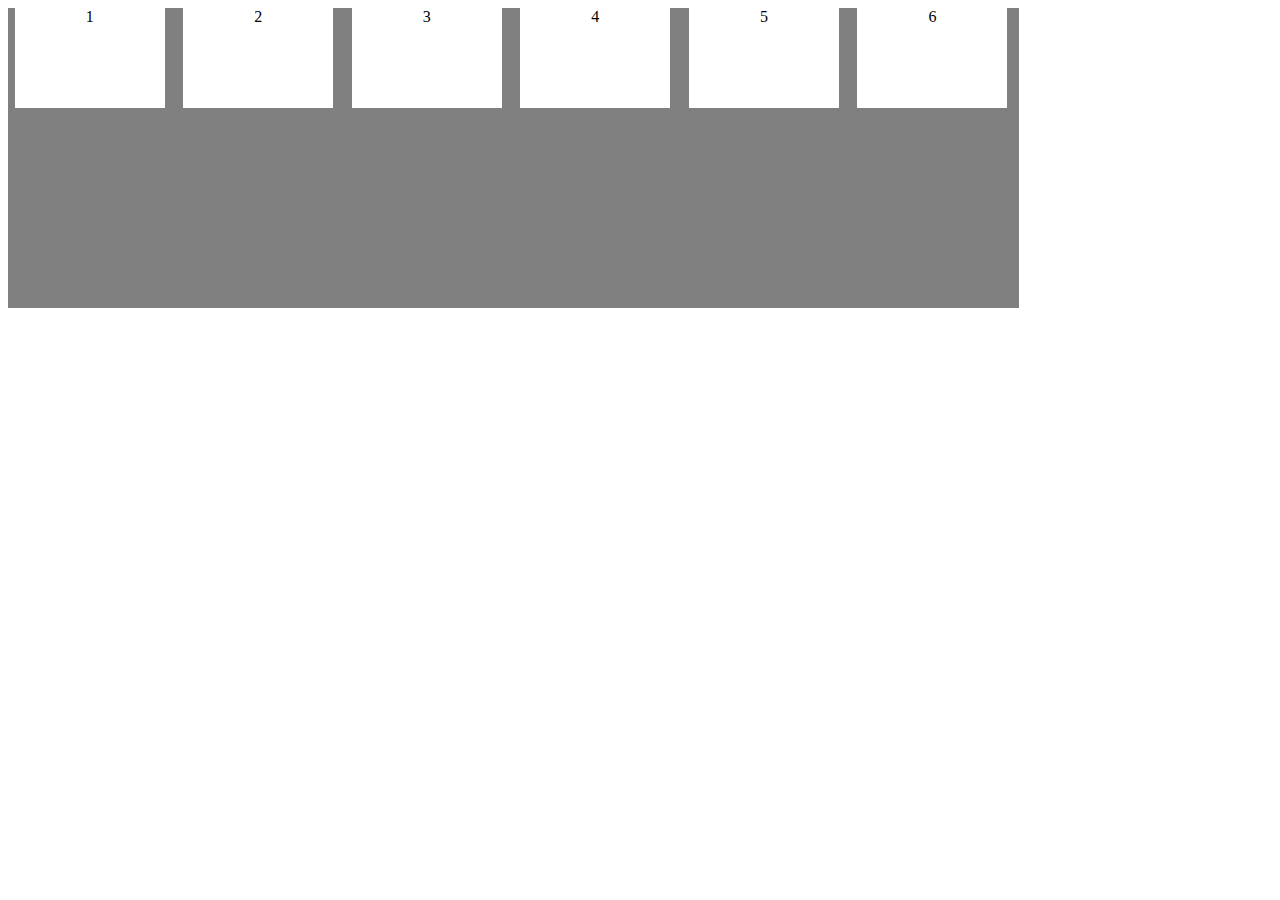
<file: index.html>
<!DOCTYPE html>
<html lang="en">
<head>
    <meta charset="UTF-8">
    <meta http-equiv="X-UA-Compatible" content="IE=edge">
    <meta name="viewport" content="width=device-width, initial-scale=1.0">
    <title>Document</title>
    <link rel="stylesheet" href="flex.css">
</head>
<body>
    <!-- div为副盒子 -->
    <div>
        <!-- Span为子盒子 -->
        <span>1</span>
        <span>2</span>
        <span>3</span>
        <span>4</span>
        <span>5</span>
        <span>6</span>
    </div>
</body>
</html>
</file>
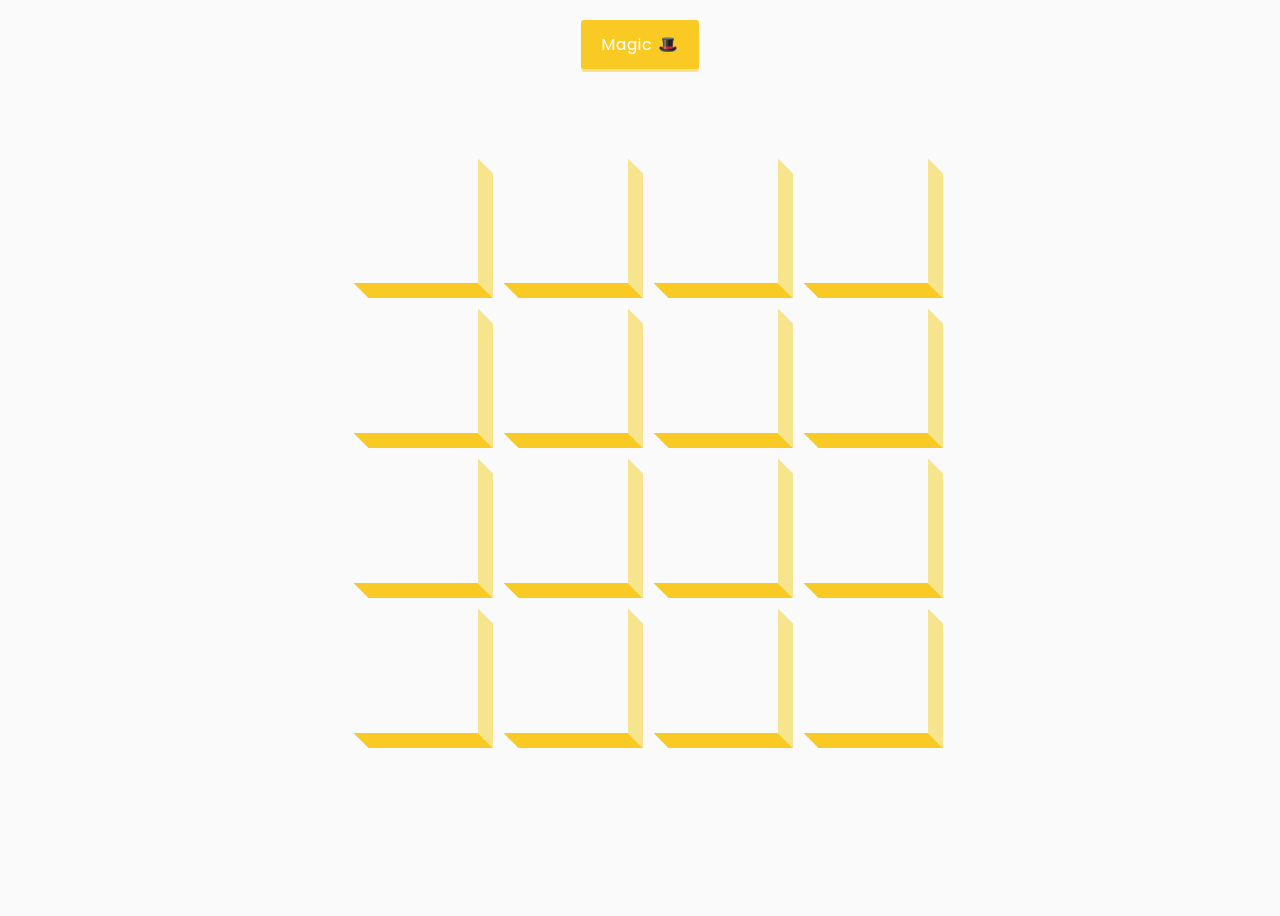
<file: 3D盒子背景/index.html>
<!DOCTYPE html>
<html lang="en">
  <head>
    <meta charset="UTF-8" />
    <meta name="viewport" content="width=device-width, initial-scale=1.0" />
    <link
      rel="stylesheet"
      href="https://cdnjs.cloudflare.com/ajax/libs/font-awesome/5.14.0/css/all.min.css"
      integrity="sha512-1PKOgIY59xJ8Co8+NE6FZ+LOAZKjy+KY8iq0G4B3CyeY6wYHN3yt9PW0XpSriVlkMXe40PTKnXrLnZ9+fkDaog=="
      crossorigin="anonymous"
    />
    <link rel="stylesheet" href="style.css" />
    <title>3D Boxes Background</title>
  </head>
  <body>
    <button id="btn" class="magic">Magic 🎩</button>
    <div id="boxes" class="boxes big"></div>
    <script src="script.js"></script>
  </body>
</html>
</file>
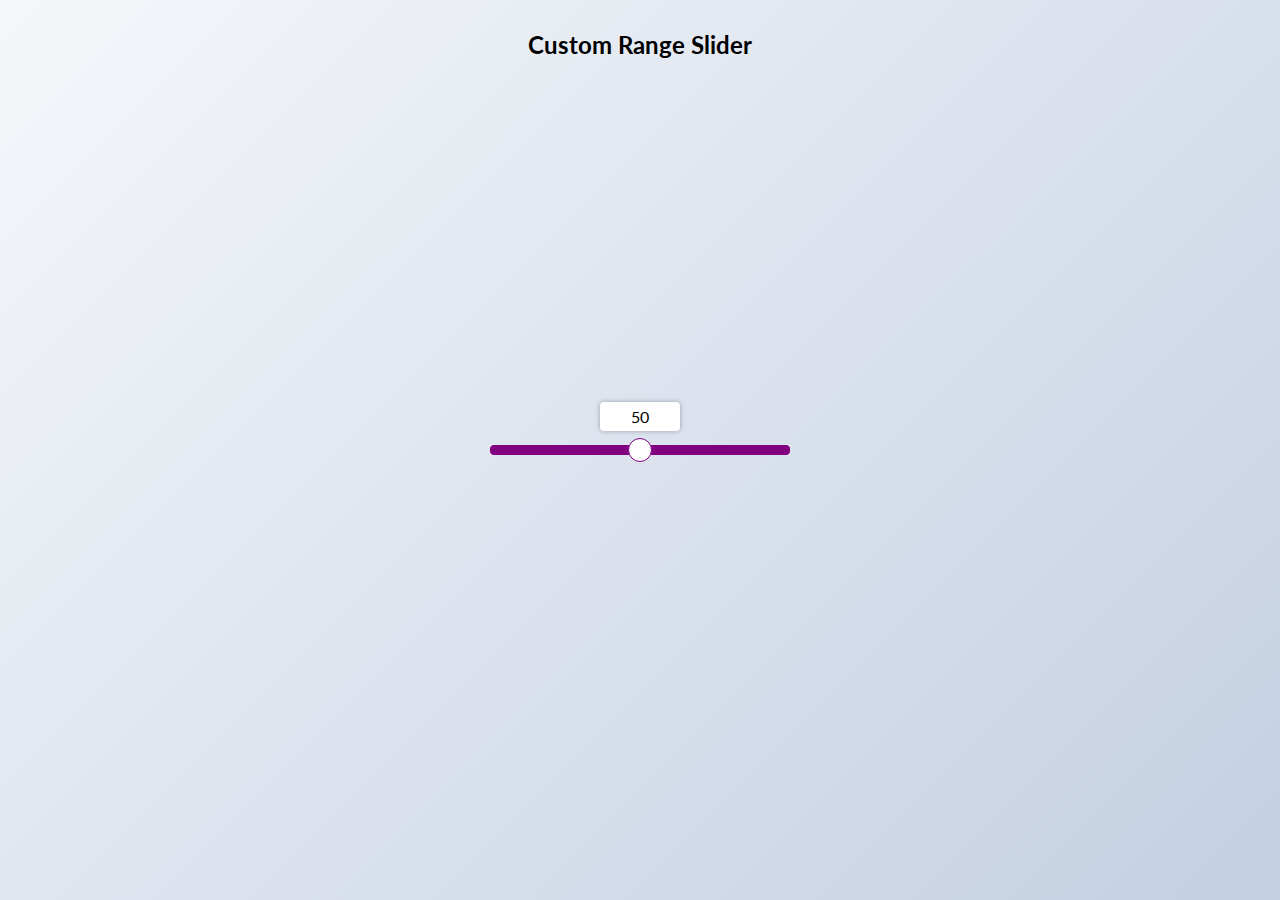
<file: custom-range-slider/index.html>
<!DOCTYPE html>
<html lang="en">
  <head>
    <meta charset="UTF-8" />
    <meta name="viewport" content="width=device-width, initial-scale=1.0" />
    <link rel="stylesheet" href="style.css" />
    <title>Custom Range Slider</title>
  </head>
  <body>
    <h2>Custom Range Slider</h2>
    <div class="range-container">
      <input type="range" id="range" min="0" max="100">
      <label for="range">50</label>
    </div>

    <script src="script.js"></script>
  </body>
</html>
</file>
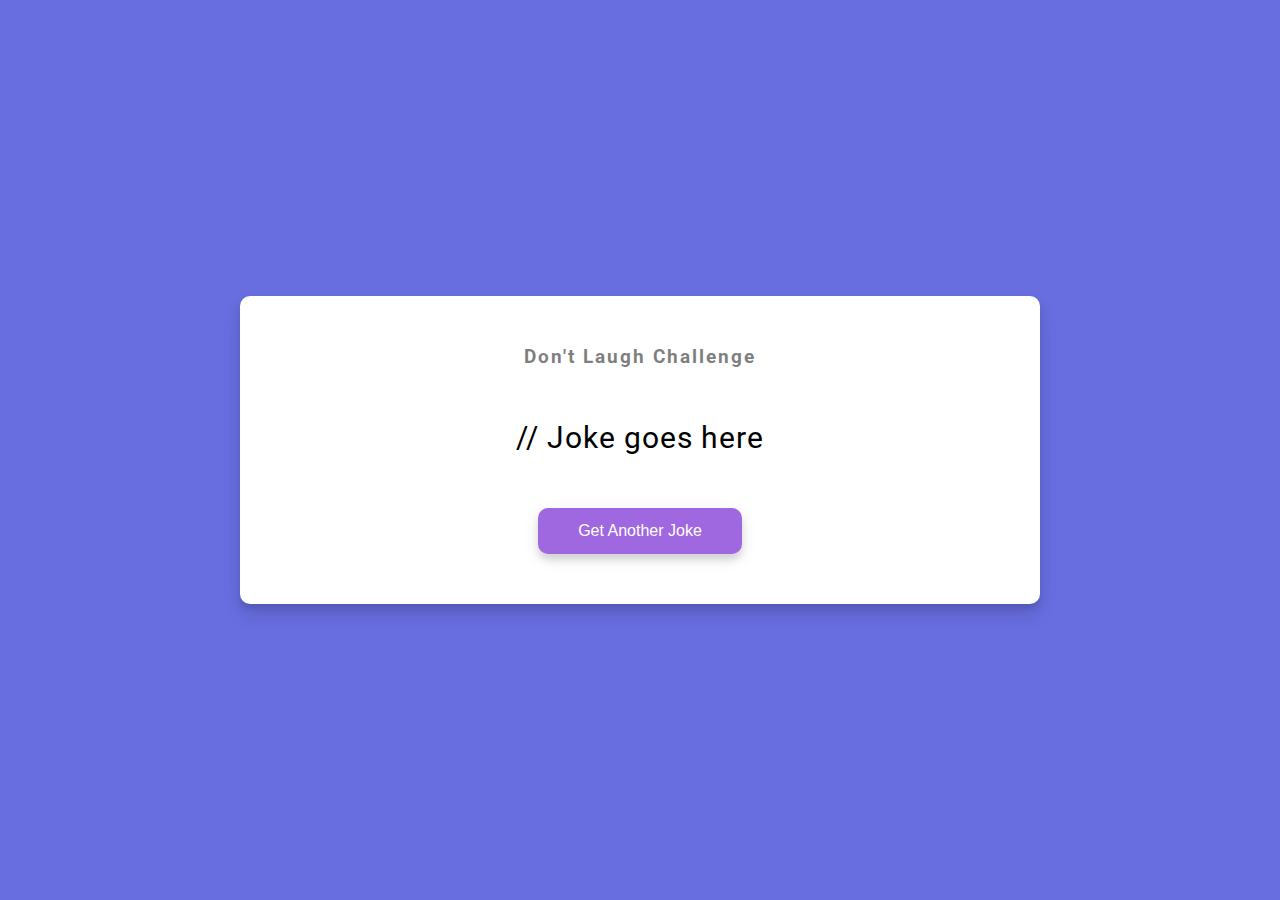
<file: dad-jokes/index.html>
<!DOCTYPE html>
<html lang="en">
  <head>
    <meta charset="UTF-8" />
    <meta name="viewport" content="width=device-width, initial-scale=1.0" />
    <link rel="stylesheet" href="style.css" />
    <title>Dad Jokes</title>
  </head>
  <body>
    <div class="container">
      <h3>Don't Laugh Challenge</h3>
      <div id="joke" class="joke">// Joke goes here</div>
      <button id="jokeBtn" class="btn">Get Another Joke</button>
    </div>
    <script src="script.js"></script>
  </body>
</html>
</file>
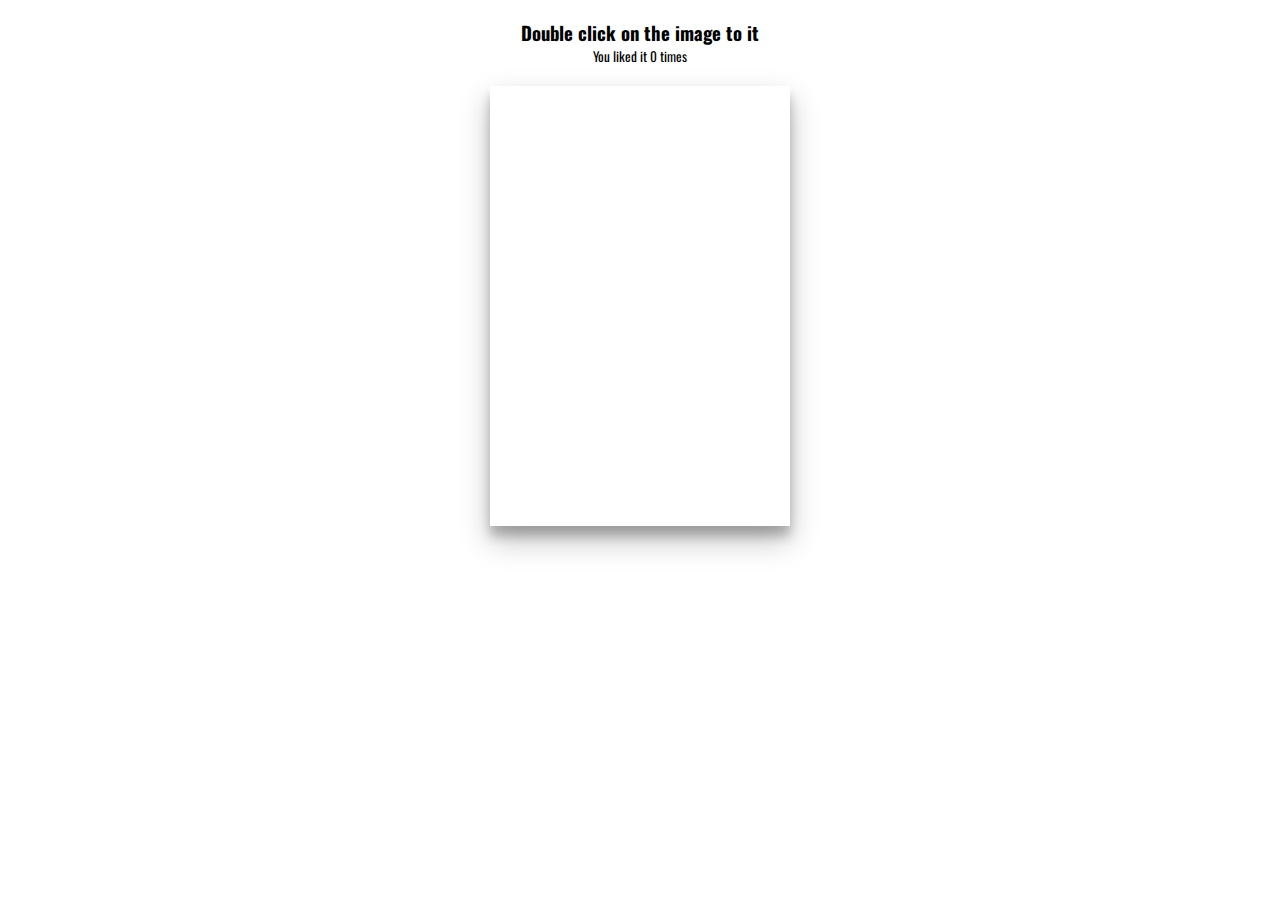
<file: double-click-heart/index.html>
<!DOCTYPE html>
<html lang="en">
  <head>
    <meta charset="UTF-8" />
    <meta name="viewport" content="width=device-width, initial-scale=1.0" />
    <link rel="stylesheet" href="https://cdnjs.cloudflare.com/ajax/libs/font-awesome/5.14.0/css/all.min.css" integrity="sha512-1PKOgIY59xJ8Co8+NE6FZ+LOAZKjy+KY8iq0G4B3CyeY6wYHN3yt9PW0XpSriVlkMXe40PTKnXrLnZ9+fkDaog==" crossorigin="anonymous" />
    <link rel="stylesheet" href="style.css" />
    <title>Double Click Heart</title>
  </head>
  <body>
    <h3>Double click on the image to <i class="fas fa-heart"></i> it</h3>
    <small>You liked it <span id="times">0</span> times</small>

    <div class="loveMe"></div>

    <script src="script.js"></script>
  </body>
</html>
</file>
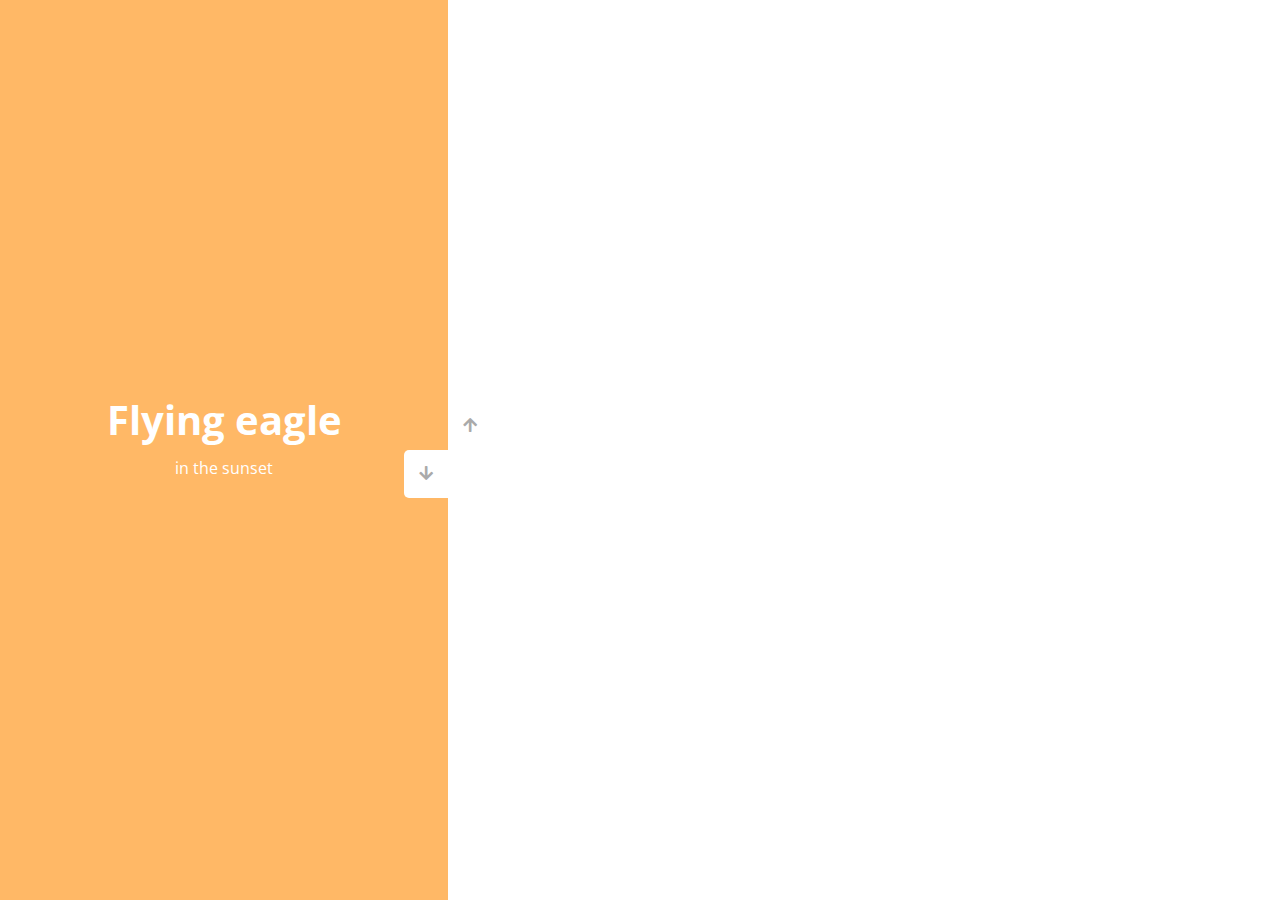
<file: double-vertical-slider/index.html>
<!DOCTYPE html>
<html lang="en">
  <head>
    <meta charset="UTF-8" />
    <meta name="viewport" content="width=device-width, initial-scale=1.0" />
    <link rel="stylesheet" href="https://cdnjs.cloudflare.com/ajax/libs/font-awesome/5.15.1/css/all.min.css" />
    <link rel="stylesheet" href="style.css" />
    <title>Vertical Slider</title>
  </head>
  <body>
    <div class="slider-container">
      <div class="left-slide">
        <div style="background-color: #FD3555">
          <h1>Nature flower</h1>
          <p>all in pink</p>
        </div>
        <div style="background-color: #2A86BA">
          <h1>Bluuue Sky</h1>
          <p>with it's mountains</p>
        </div>
        <div style="background-color: #252E33">
          <h1>Lonely castle</h1>
          <p>in the wilderness</p>
        </div>
        <div style="background-color: #FFB866">
          <h1>Flying eagle</h1>
          <p>in the sunset</p>
        </div>
      </div>
      <div class="right-slide">
        <div style="background-image: url('https://images.unsplash.com/photo-1508768787810-6adc1f613514?ixlib=rb-0.3.5&ixid=eyJhcHBfaWQiOjEyMDd9&s=e27f6661df21ed17ab5355b28af8df4e&auto=format&fit=crop&w=1350&q=80')"></div>
        <div style="background-image: url('https://images.unsplash.com/photo-1519981593452-666cf05569a9?ixlib=rb-0.3.5&ixid=eyJhcHBfaWQiOjEyMDd9&s=90ed8055f06493290dad8da9584a13f7&auto=format&fit=crop&w=715&q=80')"></div>
        <div style="background-image: url('https://images.unsplash.com/photo-1486899430790-61dbf6f6d98b?ixlib=rb-0.3.5&ixid=eyJhcHBfaWQiOjEyMDd9&s=8ecdee5d1b3ed78ff16053b0227874a2&auto=format&fit=crop&w=1002&q=80')"></div>
        <div style="background-image: url('https://images.unsplash.com/photo-1510942201312-84e7962f6dbb?ixlib=rb-0.3.5&ixid=eyJhcHBfaWQiOjEyMDd9&s=da4ca7a78004349f1b63f257e50e4360&auto=format&fit=crop&w=1050&q=80')"></div>
      </div>
      <div class="action-buttons">
        <button class="down-button">
          <i class="fas fa-arrow-down"></i>
        </button>
        <button class="up-button">
          <i class="fas fa-arrow-up"></i>
        </button>
      </div>
    </div>

    <script src="script.js"></script>
  </body>
</html>
</file>
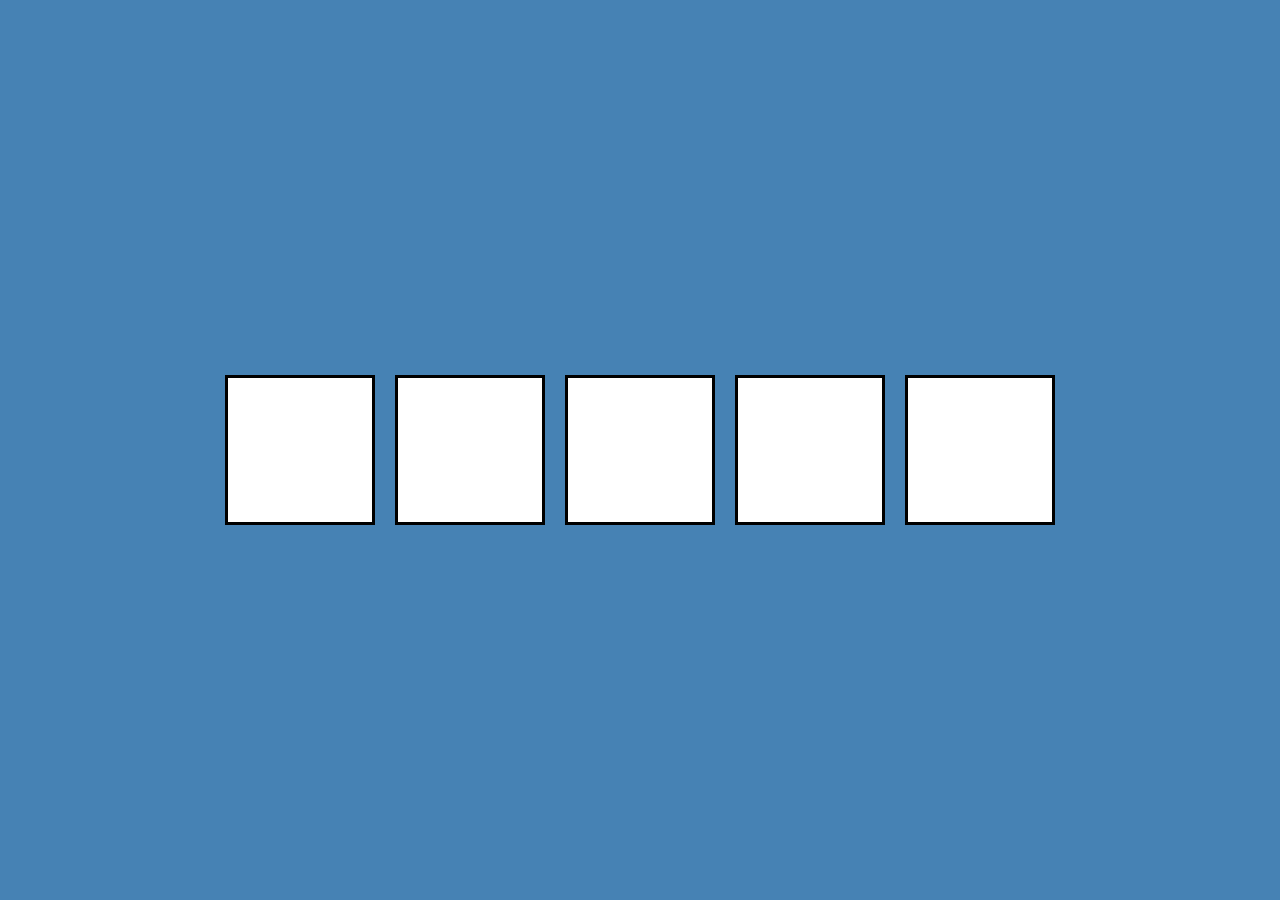
<file: drag-n-drop/index.html>
<!DOCTYPE html>
<html lang="en">
  <head>
    <meta charset="UTF-8" />
    <meta name="viewport" content="width=device-width, initial-scale=1.0" />
    <link rel="stylesheet" href="style.css" />
    <title>Drag N Drop</title>
  </head>
  <body>
    <div class="empty">
      <div class="fill" draggable="true"></div>
    </div>
    <div class="empty"></div>
    <div class="empty"></div>
    <div class="empty"></div>
    <div class="empty"></div>

    <script src="script.js"></script>
  </body>
</html>
</file>
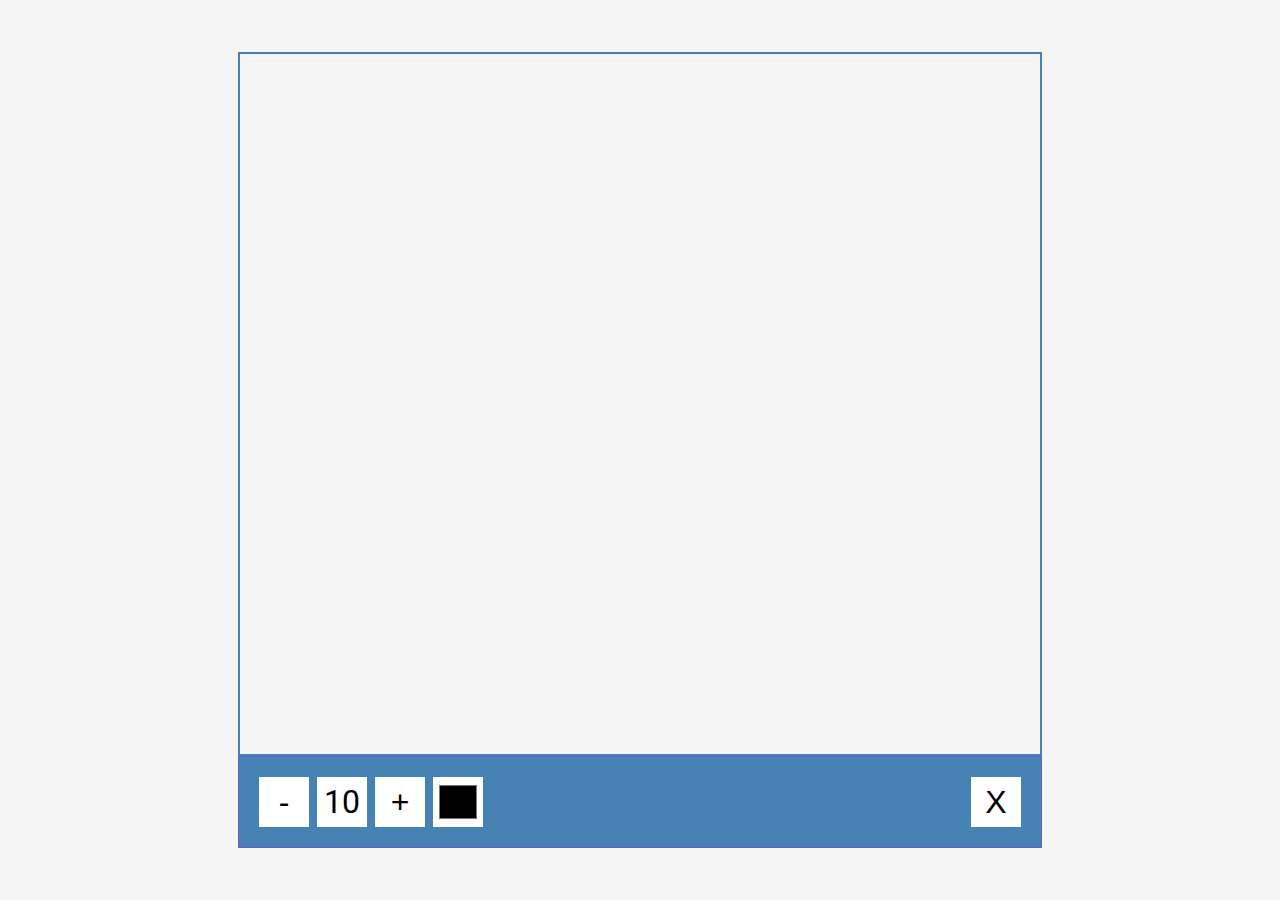
<file: drawing-app/index.html>
<!DOCTYPE html>
<html lang="en">
  <head>
    <meta charset="UTF-8" />
    <meta name="viewport" content="width=device-width, initial-scale=1.0" />
    <link rel="stylesheet" href="style.css" />
    <title>Drawing App</title>
  </head>
  <body>
    <canvas id="canvas" width="800" height="700"></canvas>
    <div class="toolbox">
      <button id="decrease">-</button>
      <span id="size">10</span>
      <button id="increase">+</button>
      <input type="color" id="color">
      <button id="clear">X</button>
    </div>

    <script src="script.js"></script>
  </body>
</html>
</file>
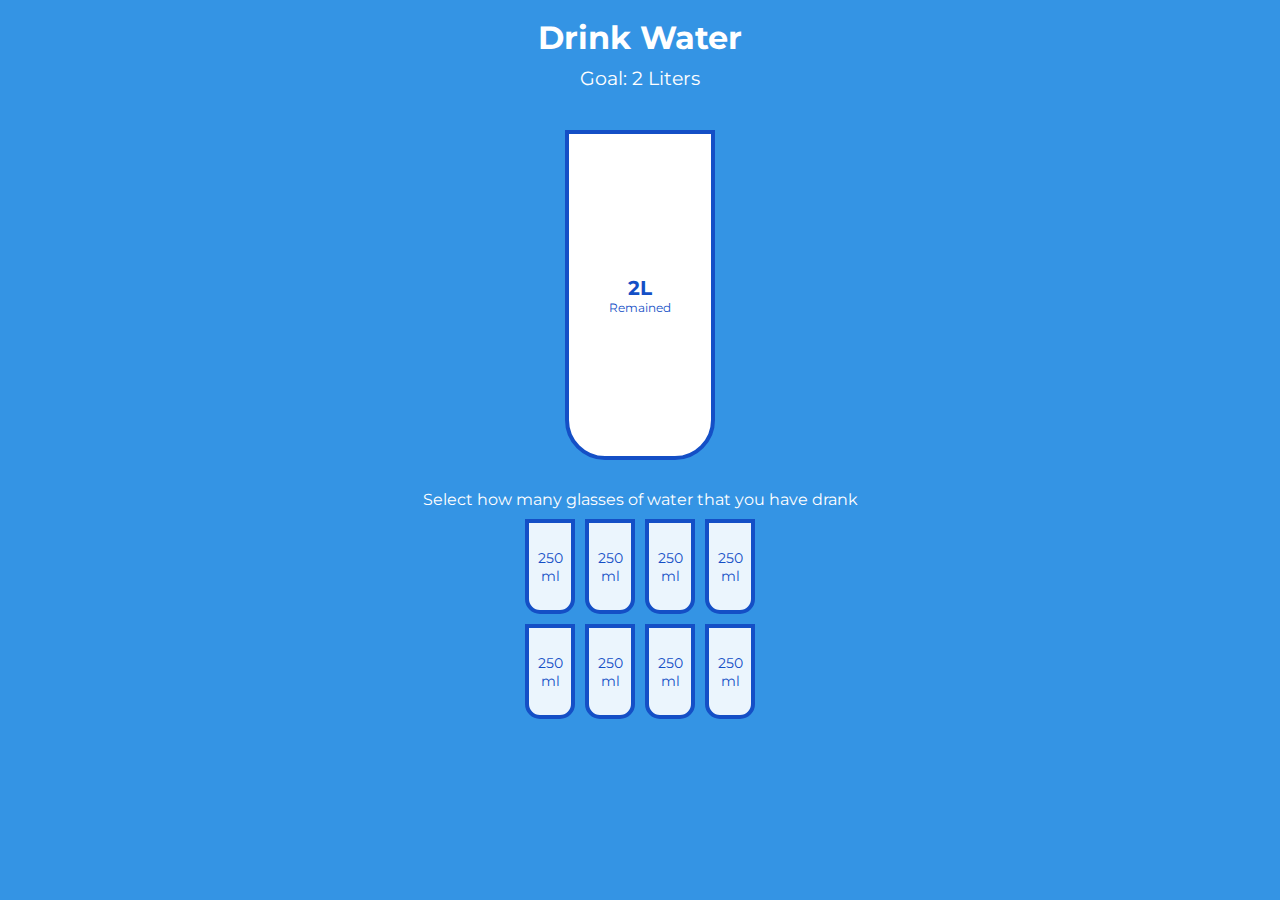
<file: drink-water/index.html>
<!DOCTYPE html>
<html lang="en">
  <head>
    <meta charset="UTF-8" />
    <meta name="viewport" content="width=device-width, initial-scale=1.0" />
    <link rel="stylesheet" href="style.css" />
    <title>Drink Water</title>
  </head>
  <body>
    <h1>Drink Water</h1>
    <h3>Goal: 2 Liters</h3>

    <div class="cup">
      <div class="remained" id="remained">
        <span id="liters"></span>
        <small>Remained</small>
      </div>

      <div class="percentage" id="percentage"></div>
    </div>

    <p class="text">Select how many glasses of water that you have drank</p>

    <div class="cups">
      <div class="cup cup-small">250 ml</div>
      <div class="cup cup-small">250 ml</div>
      <div class="cup cup-small">250 ml</div>
      <div class="cup cup-small">250 ml</div>
      <div class="cup cup-small">250 ml</div>
      <div class="cup cup-small">250 ml</div>
      <div class="cup cup-small">250 ml</div>
      <div class="cup cup-small">250 ml</div>
    </div>

    <script src="script.js"></script>
  </body>
</html>
</file>
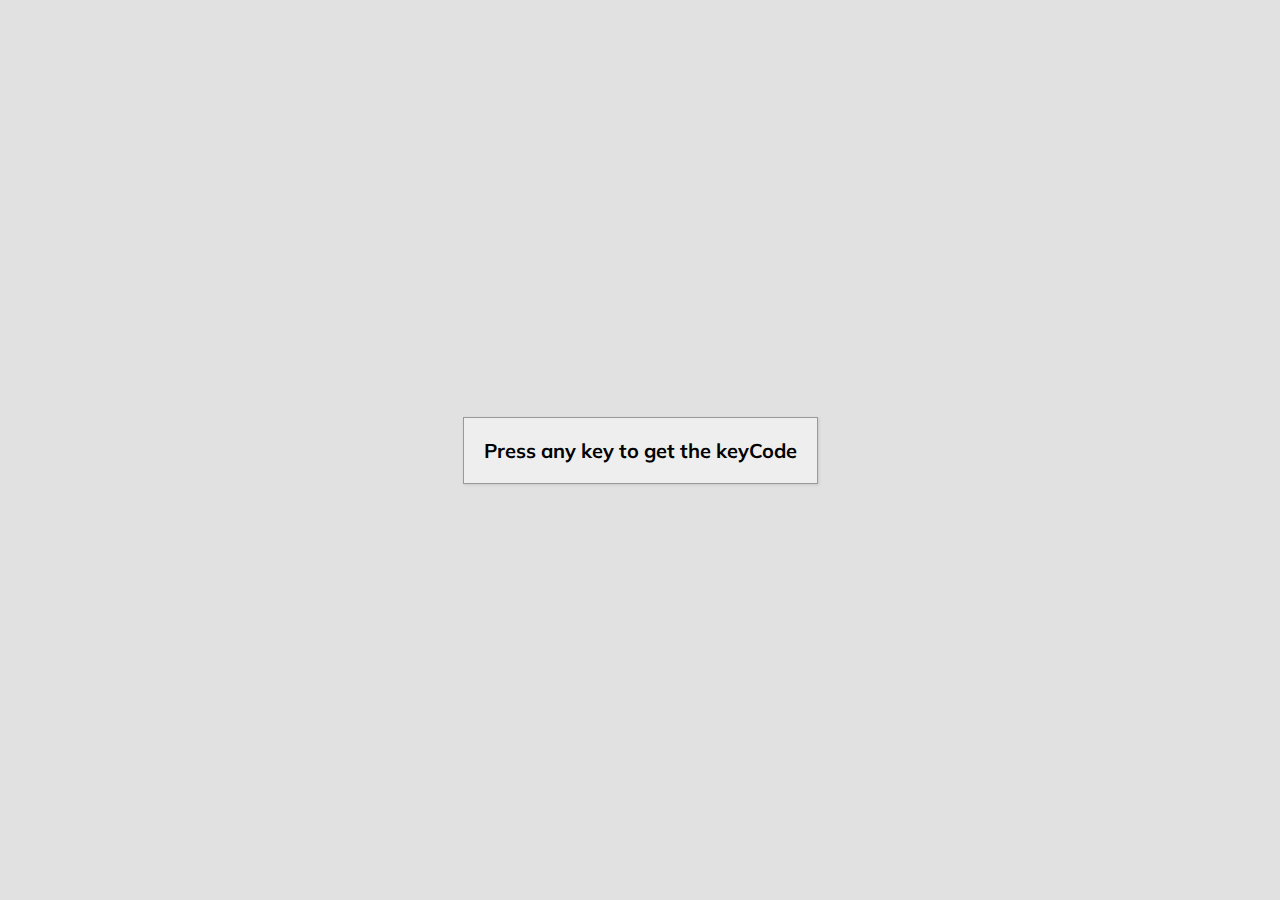
<file: event-keycodes/index.html>
<!DOCTYPE html>
<html lang="en">
  <head>
    <meta charset="UTF-8" />
    <meta name="viewport" content="width=device-width, initial-scale=1.0" />
    <link rel="stylesheet" href="style.css" />
    <title>Event KeyCodes</title>
  </head>
  <body>
    <div id="insert">
      <div class="key">
        Press any key to get the keyCode
      </div>
    </div>
    <script src="script.js"></script>
  </body>
</html>
</file>
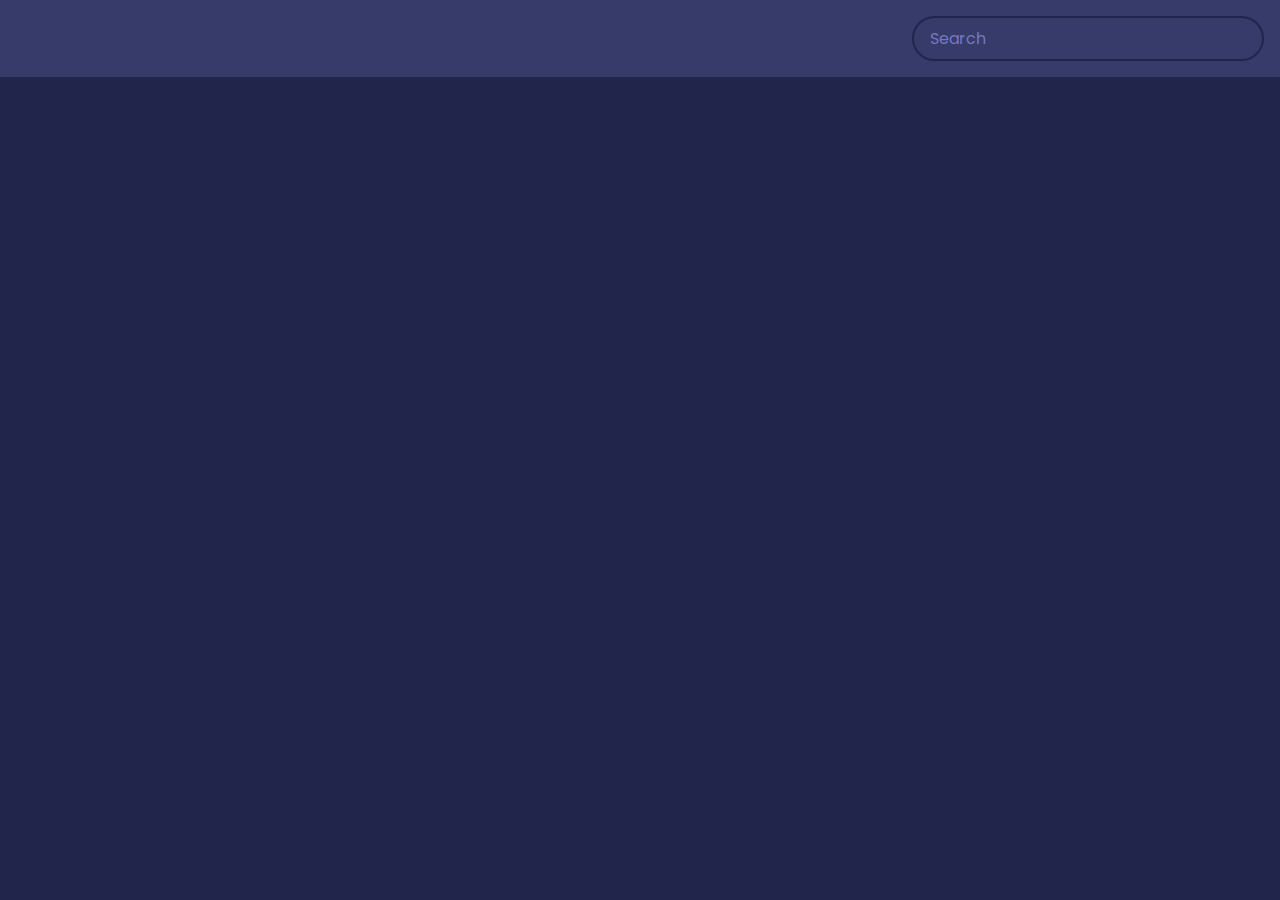
<file: 电影APP/index.html>
<!DOCTYPE html>
<html lang="en">
  <head>
    <meta charset="UTF-8" />
    <meta name="viewport" content="width=device-width, initial-scale=1.0" />
    <link rel="stylesheet" href="style.css" />
    <title>Movie App</title>
  </head>
  <body>
    <header>
      <form id="form">
        <input type="text" id="search" class="search" placeholder="Search">
      </form>
    </header>

    <main id="main"></main>

    <script src="script.js"></script>
  </body>
</html>
</file>
<file: flex.css>
div{
    display: flex;
    width:80%;
    height: 300px;
    background-color:grey;
    /* 换行操作 在FLEX里面是默认不换行的 */
  flex-wrap: wrap ;
  /* 默认主轴是X轴 */
  justify-content: space-around;
  /* 设置侧轴的排列方式 */
  align-items: flex-start;

}
span{
    background-color: #fff;
    width: 150px;
    height: 100px;
    margin-right: 5px;
    margin-bottom: 5px;
    text-align: center;
}
</file>
<file: 3D盒子背景/style.css>
@import url('https://fonts.googleapis.com/css2?family=Roboto:wght@400;700&display=swap');
@import url('https://fonts.googleapis.com/css2?family=Poppins&display=swap');

* {
  box-sizing: border-box;
}

body {
  background-color: #fafafa;
  font-family: 'Roboto', sans-serif;
  display: flex;
  flex-direction: column;
  align-items: center;
  justify-content: center;
  height: 100vh;
  overflow: hidden;
}

.magic {
  background-color: #f9ca24;
  color: #fff;
  font-family: 'Poppins', sans-serif;
  border: 0;
  border-radius: 3px;
  font-size: 16px;
  padding: 12px 20px;
  cursor: pointer;
  position: fixed;
  top: 20px;
  letter-spacing: 1px;
  box-shadow: 0 3px rgba(249, 202, 36, 0.5);
  z-index: 100;
}

.magic:focus {
  outline: none;
}

.magic:active {
  box-shadow: none;
  transform: translateY(2px);
}

.boxes {
  display: flex;
  flex-wrap: wrap;
  justify-content: space-around;
  height: 500px;
  width: 500px;
  position: relative;
  transition: 0.4s ease;
}

.boxes.big {
  width: 600px;
  height: 600px;
}

.boxes.big .box {
  transform: rotateZ(360deg);
}

.box {
  background-image: url('https://media.giphy.com/media/EZqwsBSPlvSda/giphy.gif');
  background-repeat: no-repeat;
  background-size: 500px 500px;
  position: relative;
  height: 125px;
  width: 125px;
  transition: 0.4s ease;
}

.box::after {
  content: '';
  background-color: #f6e58d;
  position: absolute;
  top: 8px;
  right: -15px;
  height: 100%;
  width: 15px;
  transform: skewY(45deg);
}

.box::before {
  content: '';
  background-color: #f9ca24;
  position: absolute;
  bottom: -15px;
  left: 8px;
  height: 15px;
  width: 100%;
  transform: skewX(45deg);
}
</file>
<file: custom-range-slider/style.css>
@import url('https://fonts.googleapis.com/css?family=Lato&display=swap');

* {
  box-sizing: border-box;
}

body {
  background-image: linear-gradient(135deg, #f5f7fa 0%, #c3cfe2 100%);
  font-family: 'Lato', sans-serif;
  display: flex;
  flex-direction: column;
  align-items: center;
  justify-content: center;
  height: 100vh;
  overflow: hidden;
  margin: 0;
}

h2 {
  position: absolute;
  top: 10px;
}

.range-container {
  position: relative;
}

input[type='range'] {
  width: 300px;
  margin: 18px 0;
  -webkit-appearance: none;
}

input[type='range']:focus {
  outline: none;
}

input[type='range'] + label {
  background-color: #fff;
  position: absolute;
  top: -25px;
  left: 110px;
  width: 80px;
  padding: 5px 0;
  text-align: center;
  border-radius: 4px;
  box-shadow: 0 0 5px rgba(0, 0, 0, 0.3);
}

/* Chrome & Safari */
input[type='range']::-webkit-slider-runnable-track {
  background: purple;
  border-radius: 4px;
  width: 100%;
  height: 10px;
  cursor: pointer;
}

input[type='range']::-webkit-slider-thumb {
  -webkit-appearance: none;
  height: 24px;
  width: 24px;
  background: #fff;
  border-radius: 50%;
  border: 1px solid purple;
  margin-top: -7px;
  cursor: pointer;
}

/* Firefox */
input[type='range']::-moz-range-track {
  background: purple;
  border-radius: 4px;
  width: 100%;
  height: 13px;
  cursor: pointer;
}

input[type='range']::-moz-range-thumb {
  -webkit-appearance: none;
  height: 24px;
  width: 24px;
  background: #fff;
  border-radius: 50%;
  border: 1px solid purple;
  margin-top: -7px;
  cursor: pointer;
}

/* IE */
input[type='range']::-ms-track {
  background: purple;
  border-radius: 4px;
  width: 100%;
  height: 13px;
  cursor: pointer;
}

input[type='range']::-ms-thumb {
  -webkit-appearance: none;
  height: 24px;
  width: 24px;
  background: #fff;
  border-radius: 50%;
  border: 1px solid purple;
  margin-top: -7px;
  cursor: pointer;
}
</file>
<file: dad-jokes/style.css>
@import url('https://fonts.googleapis.com/css2?family=Roboto:wght@400;700&display=swap');

* {
  box-sizing: border-box;
}

body {
  background-color: #686de0;
  font-family: 'Roboto', sans-serif;
  display: flex;
  flex-direction: column;
  align-items: center;
  justify-content: center;
  height: 100vh;
  overflow: hidden;
  margin: 0;
  padding: 20px;
}

.container {
  background-color: #fff;
  border-radius: 10px;
  box-shadow: 0 10px 20px rgba(0, 0, 0, 0.1), 0 6px 6px rgba(0, 0, 0, 0.1);
  padding: 50px 20px;
  text-align: center;
  max-width: 100%;
  width: 800px;
}

h3 {
  margin: 0;
  opacity: 0.5;
  letter-spacing: 2px;
}

.joke {
  font-size: 30px;
  letter-spacing: 1px;
  line-height: 40px;
  margin: 50px auto;
  max-width: 600px;
}

.btn {
  background-color: #9f68e0;
  color: #fff;
  border: 0;
  border-radius: 10px;
  box-shadow: 0 5px 15px rgba(0, 0, 0, 0.1), 0 6px 6px rgba(0, 0, 0, 0.1);
  padding: 14px 40px;
  font-size: 16px;
  cursor: pointer;
}

.btn:active {
  transform: scale(0.98);
}

.btn:focus {
  outline: 0;
}
</file>
<file: double-click-heart/style.css>
@import url('https://fonts.googleapis.com/css?family=Oswald');

* {
  box-sizing: border-box;
}

body {
  font-family: 'Oswald', sans-serif;
  text-align: center;
  overflow: hidden;
  margin: 0;
}

h3 {
  margin-bottom: 0;
  text-align: center;
}

small {
  display: block;
  margin-bottom: 20px;
  text-align: center;
}

.fa-heart {
  color: red;
}

.loveMe {
  height: 440px;
  width: 300px;
  background: url('https://images.unsplash.com/photo-1504215680853-026ed2a45def?ixlib=rb-1.2.1&ixid=eyJhcHBfaWQiOjEyMDd9&auto=format&fit=crop&w=334&q=80')
    no-repeat center center/cover;
  margin: auto;
  cursor: pointer;
  max-width: 100%;
  position: relative;
  box-shadow: 0 14px 28px rgba(0, 0, 0, 0.25), 0 10px 10px rgba(0, 0, 0, 0.22);
  overflow: hidden;
}

.loveMe .fa-heart {
  position: absolute;
  animation: grow 0.6s linear;
  transform: translate(-50%, -50%) scale(0);
}

@keyframes grow {
  to {
    transform: translate(-50%, -50%) scale(10);
    opacity: 0;
  }
}
</file>
<file: double-vertical-slider/style.css>
@import url('https://fonts.googleapis.com/css?family=Open+Sans');

* {
  box-sizing: border-box;
  margin: 0;
  padding: 0;
}

body {
  font-family: 'Open Sans', sans-serif;
  height: 100vh;
}

.slider-container {
  position: relative;
  overflow: hidden;
  width: 100vw;
  height: 100vh;
}

.left-slide {
  height: 100%;
  width: 35%;
  position: absolute;
  top: 0;
  left: 0;
  transition: transform 0.5s ease-in-out;
}

.left-slide > div {
  height: 100%;
  width: 100%;
  display: flex;
  flex-direction: column;
  align-items: center;
  justify-content: center;
  color: #fff;
}

.left-slide h1 {
  font-size: 40px;
  margin-bottom: 10px;
  margin-top: -30px;
}

.right-slide {
  height: 100%;
  position: absolute;
  top: 0;
  left: 35%;
  width: 65%;
  transition: transform 0.5s ease-in-out;
}

.right-slide > div {
  background-repeat: no-repeat;
  background-size: cover;
  background-position: center center;
  height: 100%;
  width: 100%;
}

button {
  background-color: #fff;
  border: none;
  color: #aaa;
  cursor: pointer;
  font-size: 16px;
  padding: 15px;
}

button:hover {
  color: #222;
}

button:focus {
  outline: none;
}

.slider-container .action-buttons button {
  position: absolute;
  left: 35%;
  top: 50%;
  z-index: 100;
}

.slider-container .action-buttons .down-button {
  transform: translateX(-100%);
  border-top-left-radius: 5px;
  border-bottom-left-radius: 5px;
}

.slider-container .action-buttons .up-button {
  transform: translateY(-100%);
  border-top-right-radius: 5px;
  border-bottom-right-radius: 5px;
}
</file>
<file: drag-n-drop/style.css>
* {
  box-sizing: border-box;
}

body {
  background-color: steelblue;
  display: flex;
  align-items: center;
  justify-content: center;
  height: 100vh;
  overflow: hidden;
  margin: 0;
}

.empty {
  height: 150px;
  width: 150px;
  margin: 10px;
  border: solid 3px black;
  background: white;
}

.fill {
  background-image: url('https://source.unsplash.com/random/150x150');
  height: 145px;
  width: 145px;
  cursor: pointer;
}

.hold {
  border: solid 5px #ccc;
}

.hovered {
  background-color: #333;
  border-color: white;
  border-style: dashed;
}

@media (max-width: 800px) {
  body {
    flex-direction: column;
  }
}
</file>
<file: drawing-app/style.css>
@import url('https://fonts.googleapis.com/css2?family=Roboto:wght@400;700&display=swap');

* {
  box-sizing: border-box;
}

body {
  background-color: #f5f5f5;
  font-family: 'Roboto', sans-serif;
  display: flex;
  flex-direction: column;
  align-items: center;
  justify-content: center;
  height: 100vh;
  margin: 0;
}

canvas {
  border: 2px solid steelblue;
}

.toolbox {
  background-color: steelblue;
  border: 1px solid slateblue;
  display: flex;
  width: 804px;
  padding: 1rem;
}

.toolbox > * {
  background-color: #fff;
  border: none;
  display: inline-flex;
  align-items: center;
  justify-content: center;
  font-size: 2rem;
  height: 50px;
  width: 50px;
  margin: 0.25rem;
  padding: 0.25rem;
  cursor: pointer;
}

.toolbox > *:last-child {
  margin-left: auto;
}
</file>
<file: drink-water/style.css>
@import url('https://fonts.googleapis.com/css?family=Montserrat:400,600&display=swap');

:root {
  --border-color: #144fc6;
  --fill-color: #6ab3f8;
}

* {
  box-sizing: border-box;
}

body {
  background-color: #3494e4;
  color: #fff;
  font-family: 'Montserrat', sans-serif;
  display: flex;
  flex-direction: column;
  align-items: center;
  margin-bottom: 40px;
}

h1 {
  margin: 10px 0 0;
}

h3 {
  font-weight: 400;
  margin: 10px 0;
}

.cup {
  background-color: #fff;
  border: 4px solid var(--border-color);
  color: var(--border-color);
  border-radius: 0 0 40px 40px;
  height: 330px;
  width: 150px;
  margin: 30px 0;
  display: flex;
  flex-direction: column;
  overflow: hidden;
}

.cup.cup-small {
  height: 95px;
  width: 50px;
  border-radius: 0 0 15px 15px;
  background-color: rgba(255, 255, 255, 0.9);
  cursor: pointer;
  font-size: 14px;
  align-items: center;
  justify-content: center;
  text-align: center;
  margin: 5px;
  transition: 0.3s ease;
}

.cup.cup-small.full {
  background-color: var(--fill-color);
  color: #fff;
}

.cups {
  display: flex;
  flex-wrap: wrap;
  align-items: center;
  justify-content: center;
  width: 280px;
}

.remained {
  display: flex;
  flex-direction: column;
  align-items: center;
  justify-content: center;
  text-align: center;
  flex: 1;
  transition: 0.3s ease;
}

.remained span {
  font-size: 20px;
  font-weight: bold;
}

.remained small {
  font-size: 12px;
}

.percentage {
  background-color: var(--fill-color);
  display: flex;
  align-items: center;
  justify-content: center;
  font-weight: bold;
  font-size: 30px;
  height: 0;
  transition: 0.3s ease;
}

.text {
  text-align: center;
  margin: 0 0 5px;
}
</file>
<file: event-keycodes/style.css>
@import url('https://fonts.googleapis.com/css?family=Muli&display=swap');

* {
  box-sizing: border-box;
}

body {
  background-color: #e1e1e1;
  font-family: 'Muli', sans-serif;
  display: flex;
  align-items: center;
  justify-content: center;
  text-align: center;
  height: 100vh;
  overflow: hidden;
  margin: 0;
}

.key {
  border: 1px solid #999;
  background-color: #eee;
  box-shadow: 1px 1px 3px rgba(0, 0, 0, 0.1);
  display: inline-flex;
  align-items: center;
  font-size: 20px;
  font-weight: bold;
  padding: 20px;
  flex-direction: column;
  margin: 10px;
  min-width: 150px;
  position: relative;
}

.key small {
  position: absolute;
  top: -24px;
  left: 0;
  text-align: center;
  width: 100%;
  color: #555;
  font-size: 14px;
}

@media(max-width:768px){
 .key{
   margin: 10px 0px;
  }
}
</file>
<file: 电影APP/style.css>
@import url('https://fonts.googleapis.com/css2?family=Poppins:wght@200;400&display=swap');

:root {
  --primary-color: #22254b;
  --secondary-color: #373b69;
}

* {
  box-sizing: border-box;
}

body {
  background-color: var(--primary-color);
  font-family: 'Poppins', sans-serif;
  margin: 0;
}

header {
  padding: 1rem;
  display: flex;
  justify-content: flex-end;
  background-color: var(--secondary-color);
}

.search {
  background-color: transparent;
  border: 2px solid var(--primary-color);
  border-radius: 50px;
  font-family: inherit;
  font-size: 1rem;
  padding: 0.5rem 1rem;
  color: #fff;
}

.search::placeholder {
  color: #7378c5;
}

.search:focus {
  outline: none;
  background-color: var(--primary-color);
}

main {
  display: flex;
  flex-wrap: wrap;
  justify-content: center;
}

.movie {
  width: 300px;
  margin: 1rem;
  background-color: var(--secondary-color);
  box-shadow: 0 4px 5px rgba(0, 0, 0, 0.2);
  position: relative;
  overflow: hidden;
  border-radius: 3px;
}

.movie img {
  width: 100%;
}

.movie-info {
  color: #eee;
  display: flex;
  align-items: center;
  justify-content: space-between;
  gap:0.2rem;
  padding: 0.5rem 1rem 1rem;
  letter-spacing: 0.5px;
}

.movie-info h3 {
  margin-top: 0;
}

.movie-info span {
  background-color: var(--primary-color);
  padding: 0.25rem 0.5rem;
  border-radius: 3px;
  font-weight: bold;
}

.movie-info span.green {
  color: lightgreen;
}

.movie-info span.orange {
  color: orange;
}

.movie-info span.red {
  color: red;
}

.overview {
  background-color: #fff;
  padding: 2rem;
  position: absolute;
  left: 0;
  bottom: 0;
  right: 0;
  max-height: 100%;
  transform: translateY(101%);
  overflow-y: auto;
  transition: transform 0.3s ease-in;
}

.movie:hover .overview {
  transform: translateY(0);
}
</file>
